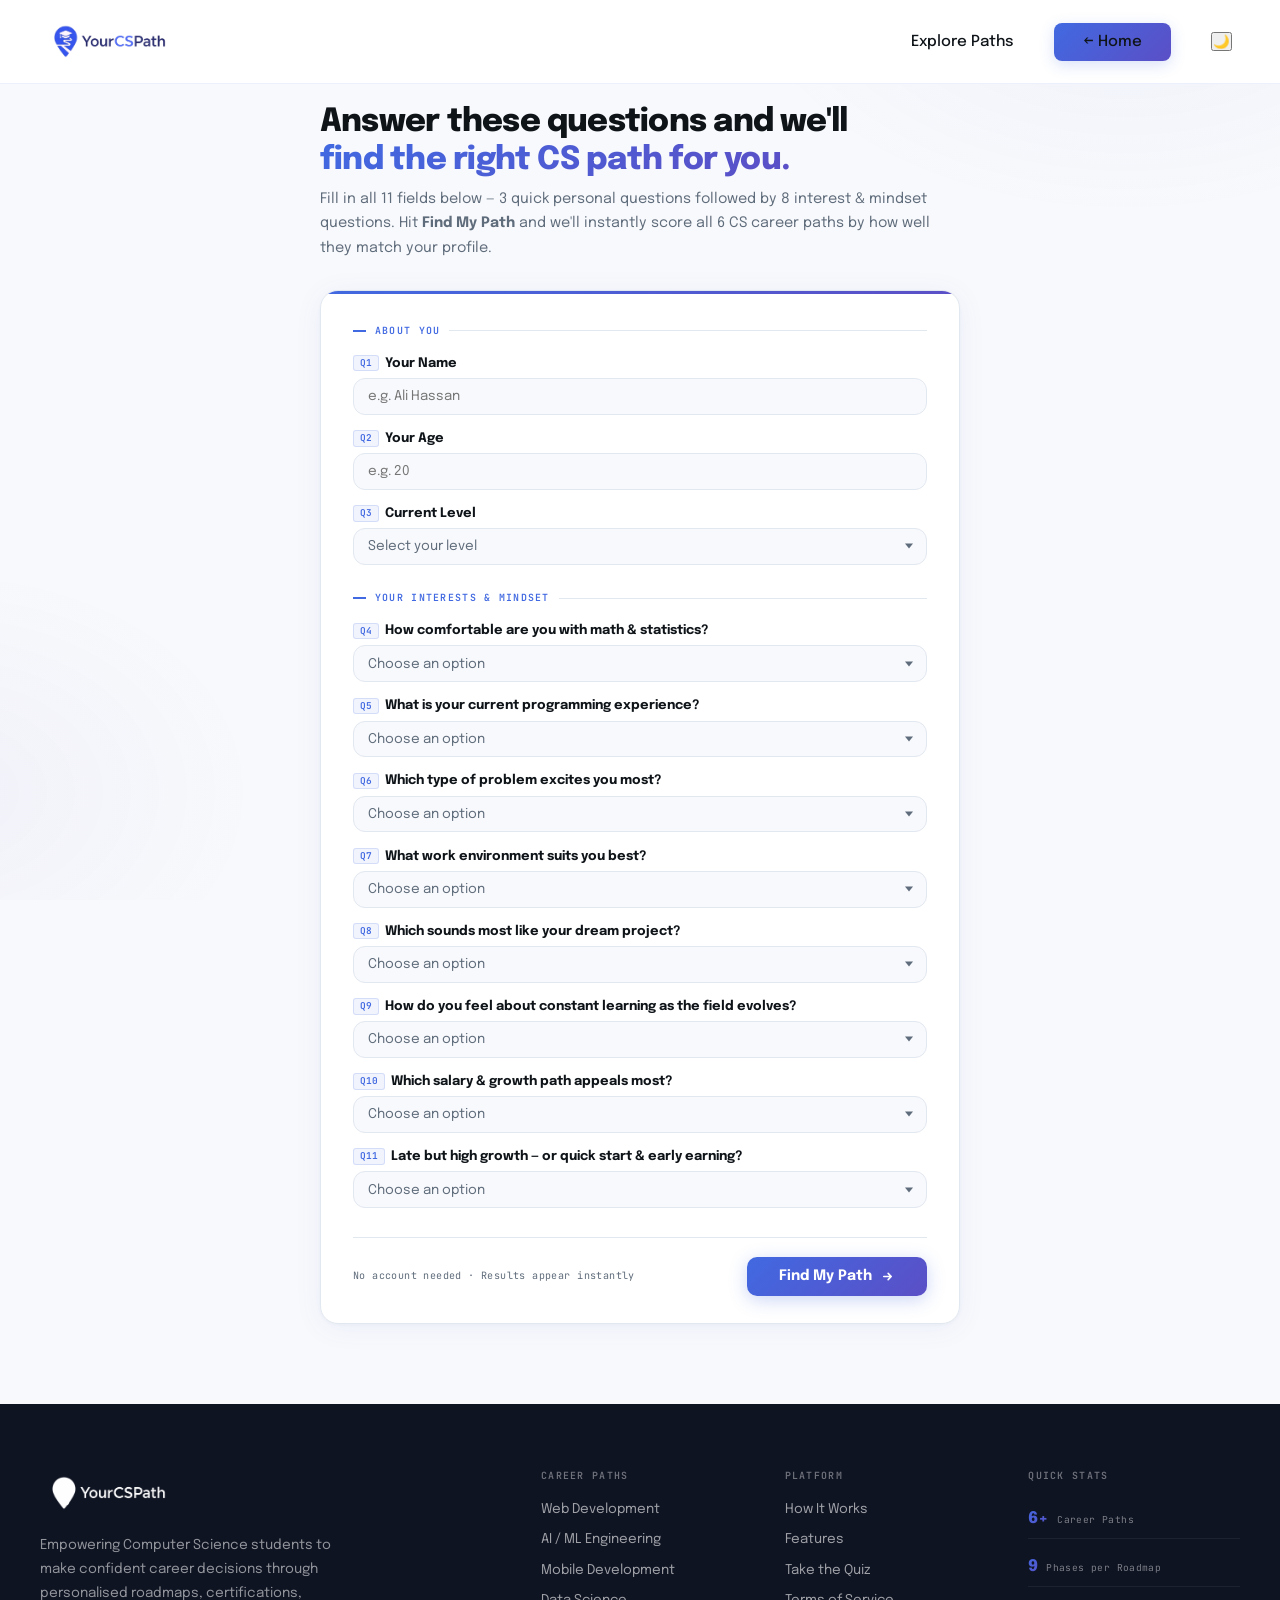
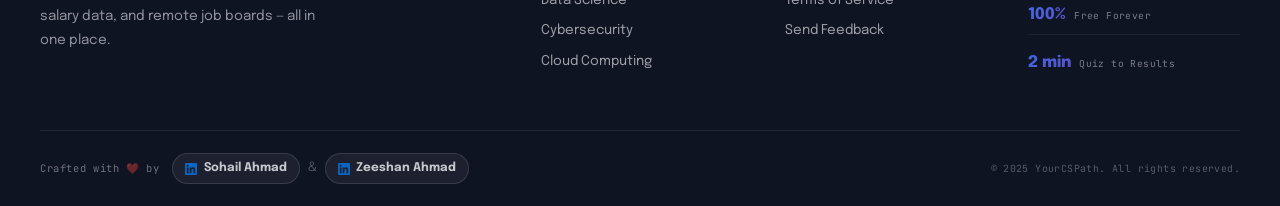
<file: quiz.html>
<!DOCTYPE html>
<html lang="en">
<head>
    <meta charset="UTF-8">
    <meta name="viewport" content="width=device-width, initial-scale=1.0">
    <title>Find Your CS Path — YourCSPath</title>

    <link rel="preconnect" href="https://fonts.googleapis.com">
    <link rel="preconnect" href="https://fonts.gstatic.com" crossorigin>
    <link href="https://fonts.googleapis.com/css2?family=Epilogue:wght@400;500;600;700;800&family=JetBrains+Mono:wght@400;500;600&display=swap" rel="stylesheet">

    <!-- shared project styles (footer, modals, dark-mode vars, etc.) -->
    <link rel="stylesheet" href="../homepage-style.css">
    <link rel="stylesheet" href="../pages.css">

    <style>
        /* ══════════════════════════════════════
           PAGE-LEVEL VARIABLES & OVERRIDES
        ══════════════════════════════════════ */
        :root {
            --blue:   #4169E1;
            --purple: #5b4fc6;
            --grad:   linear-gradient(135deg, #4169E1 0%, #5b4fc6 100%);
            --bg:     #f8f9fc;
            --surf:   #ffffff;
            --border: #e2e8f0;
            --text:   #0f1419;
            --muted:  #5f6c7b;
            --lb:     rgba(65,105,225,.07);
            --radius: 12px;
        }
        body { background: var(--bg); }

        /* ── subtle radial bg glow ── */
        body::before {
            content: '';
            position: fixed; inset: 0; pointer-events: none; z-index: 0;
            background:
                radial-gradient(ellipse 560px 360px at 88% -4%,  rgba(65,105,225,.055) 0%, transparent 70%),
                radial-gradient(ellipse 440px 320px at -4% 88%,  rgba(91,79,198,.045)  0%, transparent 70%);
        }

        /* ══════════════════════════════════════
           LAYOUT
        ══════════════════════════════════════ */
        .page-wrap {
            position: relative;
            z-index: 1;
            max-width: 680px;          /* narrower — suits vertical form */
            margin: 0 auto;
            padding: 104px 1.25rem 5rem;
        }

        /* ══════════════════════════════════════
           PAGE HEADER  (no eyebrow / badge)
        ══════════════════════════════════════ */
        .page-header { margin-bottom: 1.8rem; }

        .page-title {
            font-family: 'Epilogue', sans-serif;
            font-size: clamp(1.5rem, 3vw, 2rem);
            font-weight: 800;
            letter-spacing: -.024em;
            color: var(--text);
            line-height: 1.18;
            margin-bottom: .45rem;
        }
        .page-title .hl {
            background: var(--grad);
            -webkit-background-clip: text;
            -webkit-text-fill-color: transparent;
            background-clip: text;
        }
        .page-desc {
            font-family: 'Epilogue', sans-serif;
            font-size: .9rem;
            color: var(--muted);
            line-height: 1.72;
        }

        /* ══════════════════════════════════════
           FORM CARD
        ══════════════════════════════════════ */
        .form-card {
            background: var(--surf);
            border: 1px solid var(--border);
            border-radius: 18px;
            padding: 2rem 2rem 1.7rem;
            box-shadow: 0 4px 28px rgba(65,105,225,.07), 0 1px 4px rgba(0,0,0,.04);
            position: relative;
            overflow: hidden;
        }
        /* gradient top bar */
        .form-card::before {
            content: '';
            position: absolute;
            top: 0; left: 0; right: 0;
            height: 3px;
            background: var(--grad);
            border-radius: 18px 18px 0 0;
        }

        /* ── section label ── */
        .fsec {
            display: flex;
            align-items: center;
            gap: .55rem;
            font-family: 'JetBrains Mono', monospace;
            font-size: .62rem;
            font-weight: 600;
            letter-spacing: .13em;
            text-transform: uppercase;
            color: var(--blue);
            margin: 1.6rem 0 1rem;
        }
        .fsec:first-of-type { margin-top: 0; }
        .fsec::before { content: ''; width: 13px; height: 2px; background: var(--blue); flex-shrink: 0; }
        .fsec::after  { content: ''; flex: 1; height: 1px; background: var(--border); }

        /* ── VERTICAL stacked fields ── */
        .field {
            display: flex;
            flex-direction: column;
            gap: .38rem;
            margin-bottom: .95rem;
        }
        .field:last-of-type { margin-bottom: 0; }

        .field-label {
            font-family: 'Epilogue', sans-serif;
            font-size: .82rem;
            font-weight: 700;
            color: var(--text);
            display: flex;
            align-items: center;
            gap: .38rem;
            flex-wrap: wrap;
            line-height: 1.3;
        }
        /* question number chip */
        .qn {
            font-family: 'JetBrains Mono', monospace;
            font-size: .59rem;
            font-weight: 600;
            color: var(--blue);
            background: var(--lb);
            border: 1px solid rgba(65,105,225,.17);
            padding: .07rem .38rem;
            border-radius: 3px;
            flex-shrink: 0;
        }

        /* ── custom select wrapper ── */
        .sw { position: relative; }
        .sw::after {
            content: '';
            position: absolute;
            right: .85rem; top: 50%;
            transform: translateY(-50%);
            width: 0; height: 0;
            border-left: 4px solid transparent;
            border-right: 4px solid transparent;
            border-top: 5px solid var(--muted);
            pointer-events: none;
            transition: transform .2s, border-top-color .2s;
        }
        .sw:focus-within::after {
            transform: translateY(-50%) rotate(180deg);
            border-top-color: var(--blue);
        }

        select,
        input[type="text"],
        input[type="number"] {
            width: 100%;
            padding: .65rem .9rem;
            background: var(--bg);
            border: 1.5px solid var(--border);
            border-radius: var(--radius);
            font-family: 'Epilogue', sans-serif;
            font-size: .84rem;
            color: var(--text);
            outline: none;
            appearance: none;
            -webkit-appearance: none;
            cursor: pointer;
            transition: border-color .2s, box-shadow .2s, background .2s;
        }
        select.ph { color: var(--muted); }

        select:hover,
        input:hover { border-color: rgba(65,105,225,.38); }

        select:focus,
        input:focus {
            border-color: var(--blue);
            background: var(--surf);
            box-shadow: 0 0 0 3px rgba(65,105,225,.1);
        }

        /* ── validation error ── */
        .field.err select,
        .field.err input {
            border-color: #ef4444;
            box-shadow: 0 0 0 3px rgba(239,68,68,.09);
        }
        .ferr {
            font-family: 'Epilogue', sans-serif;
            font-size: .73rem;
            color: #dc2626;
            display: none;
        }
        .field.err .ferr { display: block; }

        /* ── submit row ── */
        .submit-row {
            margin-top: 1.8rem;
            padding-top: 1.2rem;
            border-top: 1px solid var(--border);
            display: flex;
            align-items: center;
            justify-content: space-between;
            flex-wrap: wrap;
            gap: .8rem;
        }
        .submit-note {
            font-family: 'JetBrains Mono', monospace;
            font-size: .63rem;
            color: var(--muted);
            letter-spacing: .04em;
        }
        .btn-submit {
            display: inline-flex;
            align-items: center;
            gap: .48rem;
            background: var(--grad);
            color: #fff;
            font-family: 'Epilogue', sans-serif;
            font-size: .9rem;
            font-weight: 700;
            padding: .75rem 2rem;
            border: none;
            border-radius: 10px;
            cursor: pointer;
            box-shadow: 0 4px 18px rgba(65,105,225,.27);
            transition: transform .2s, box-shadow .2s;
        }
        .btn-submit:hover  { transform: translateY(-2px); box-shadow: 0 8px 26px rgba(65,105,225,.37); }
        .btn-submit:active { transform: translateY(0); }
        .btn-submit svg    { width: 15px; height: 15px; }

        /* ══════════════════════════════════════
           RESULTS SECTION
        ══════════════════════════════════════ */
        #resultsSection { display: none; }

        @keyframes fadeUp {
            from { opacity: 0; transform: translateY(16px); }
            to   { opacity: 1; transform: translateY(0); }
        }
        .au  { animation: fadeUp .45s cubic-bezier(.22,1,.36,1) both; }
        .au2 { animation: fadeUp .45s cubic-bezier(.22,1,.36,1) .1s  both; }
        .au3 { animation: fadeUp .45s cubic-bezier(.22,1,.36,1) .18s both; }

        /* greeting */
        .res-done {
            display: inline-flex;
            align-items: center;
            gap: .4rem;
            font-family: 'JetBrains Mono', monospace;
            font-size: .62rem;
            font-weight: 600;
            letter-spacing: .1em;
            text-transform: uppercase;
            color: #16a34a;
            background: rgba(22,163,74,.07);
            border: 1px solid rgba(22,163,74,.22);
            padding: .27rem .8rem;
            border-radius: 4px;
            margin-bottom: .8rem;
        }
        .res-title {
            font-family: 'Epilogue', sans-serif;
            font-size: clamp(1.3rem, 2.5vw, 1.75rem);
            font-weight: 800;
            letter-spacing: -.022em;
            color: var(--text);
            margin-bottom: .35rem;
            line-height: 1.2;
        }
        .res-title .nhl {
            background: var(--grad);
            -webkit-background-clip: text;
            -webkit-text-fill-color: transparent;
            background-clip: text;
        }

        /* user summary pills */
        .upills { display: flex; flex-wrap: wrap; gap: .38rem; margin: .65rem 0 .5rem; }
        .upill {
            font-family: 'JetBrains Mono', monospace;
            font-size: .62rem;
            font-weight: 500;
            padding: .22rem .65rem;
            border-radius: 4px;
            background: var(--lb);
            border: 1px solid rgba(65,105,225,.15);
            color: var(--blue);
        }
        .res-sub {
            font-family: 'Epilogue', sans-serif;
            font-size: .88rem;
            color: var(--muted);
            line-height: 1.65;
            margin-bottom: 1.9rem;
        }

        /* section heading */
        .sec-lbl {
            display: flex;
            align-items: center;
            gap: .5rem;
            font-family: 'JetBrains Mono', monospace;
            font-size: .62rem;
            font-weight: 600;
            letter-spacing: .12em;
            text-transform: uppercase;
            color: var(--blue);
            margin-bottom: 1rem;
        }
        .sec-lbl::before { content: ''; width: 13px; height: 2px; background: var(--blue); }

        /* ══════════════════════════════════════
           TOP 3 PATH CARDS  — one per row,
           matching landing page path-card style
        ══════════════════════════════════════ */
        .top3 {
            display: flex;
            flex-direction: column;
            gap: 1rem;
            margin-bottom: 2rem;
        }

        .prc {
            background: var(--surf);
            border: 1px solid var(--border);
            border-radius: 16px;
            overflow: hidden;
            text-decoration: none;
            color: inherit;
            cursor: pointer;
            display: flex;
            flex-direction: column;
            position: relative;
            transition: transform .28s, box-shadow .28s, border-color .28s;
        }
        .prc:hover {
            transform: translateY(-3px);
            box-shadow: 0 12px 36px rgba(65,105,225,.13);
            border-color: rgba(65,105,225,.3);
        }
        /* top accent bar (colour set per-card in JS) */
        .prc-bar {
            height: 4px;
            width: 100%;
            flex-shrink: 0;
        }

        .prc-inner {
            display: flex;
            align-items: flex-start;
            gap: 1.1rem;
            padding: 1.2rem 1.3rem 1rem;
        }

        /* left: rank + icon */
        .prc-left {
            display: flex;
            flex-direction: column;
            align-items: center;
            gap: .45rem;
            flex-shrink: 0;
        }
        .prc-rank {
            font-family: 'JetBrains Mono', monospace;
            font-size: .58rem;
            font-weight: 700;
            letter-spacing: .07em;
            padding: .18rem .52rem;
            border-radius: 3px;
            white-space: nowrap;
        }
        .rr1 { background: rgba(65,105,225,.1);   color: var(--blue);   border: 1px solid rgba(65,105,225,.22); }
        .rr2 { background: rgba(91,79,198,.08);   color: var(--purple); border: 1px solid rgba(91,79,198,.2); }
        .rr3 { background: rgba(100,116,139,.08); color: #64748b;       border: 1px solid rgba(100,116,139,.2); }

        .prc-icon { font-size: 1.75rem; line-height: 1; }

        /* right: text content */
        .prc-content { flex: 1; min-width: 0; }
        .prc-name {
            font-family: 'Epilogue', sans-serif;
            font-size: .96rem;
            font-weight: 800;
            color: var(--text);
            margin-bottom: .12rem;
        }
        .prc-tag {
            font-family: 'JetBrains Mono', monospace;
            font-size: .58rem;
            color: var(--muted);
            margin-bottom: .5rem;
            letter-spacing: .02em;
        }
        .prc-why {
            font-family: 'Epilogue', sans-serif;
            font-size: .8rem;
            color: var(--muted);
            line-height: 1.65;
        }

        /* score bar (right side of card inner) */
        .prc-score {
            flex-shrink: 0;
            display: flex;
            flex-direction: column;
            align-items: flex-end;
            gap: .38rem;
            padding-top: .1rem;
        }
        .score-display {
            display: flex;
            align-items: baseline;
            gap: .15rem;
        }
        .score-num {
            font-family: 'Epilogue', sans-serif;
            font-size: 1.45rem;
            font-weight: 800;
            background: var(--grad);
            -webkit-background-clip: text;
            -webkit-text-fill-color: transparent;
            background-clip: text;
            line-height: 1;
        }
        .score-den {
            font-family: 'JetBrains Mono', monospace;
            font-size: .65rem;
            color: var(--muted);
        }
        .sbar-track {
            width: 72px;
            height: 5px;
            background: var(--border);
            border-radius: 3px;
            overflow: hidden;
        }
        .sbar-fill {
            height: 100%;
            border-radius: 3px;
            width: 0;
            transition: width 1.1s cubic-bezier(.22,1,.36,1);
        }

        /* card footer CTA */
        .prc-footer {
            display: flex;
            align-items: center;
            justify-content: space-between;
            padding: .62rem 1.3rem;
            border-top: 1px solid var(--border);
            background: var(--lb);
            font-family: 'Epilogue', sans-serif;
            font-size: .76rem;
            font-weight: 700;
            color: var(--blue);
        }
        .prc-footer svg {
            width: 12px; height: 12px;
            transition: transform .2s;
        }
        .prc:hover .prc-footer svg { transform: translateX(3px); }

        /* ── retake ── */
        .retake-row { display: flex; justify-content: center; margin-top: 1.6rem; }
        .btn-retake {
            display: inline-flex;
            align-items: center;
            gap: .4rem;
            font-family: 'Epilogue', sans-serif;
            font-size: .83rem;
            font-weight: 600;
            color: var(--muted);
            background: none;
            border: 1.5px solid var(--border);
            border-radius: 8px;
            padding: .52rem 1.25rem;
            cursor: pointer;
            transition: all .2s;
        }
        .btn-retake:hover { border-color: rgba(65,105,225,.3); color: var(--blue); }

        /* ══════════════════════════════════════
           DARK MODE OVERRIDES
        ══════════════════════════════════════ */
        body.dark-mode select,
        body.dark-mode input[type="text"],
        body.dark-mode input[type="number"] {
            background: #0f1419;
            border-color: #2a3148;
            color: #e8eaed;
        }
        body.dark-mode select.ph { color: #8899bb; }
        body.dark-mode select:focus,
        body.dark-mode input:focus { background: #1a1f2e; }
        body.dark-mode .prc-footer { background: rgba(65,105,225,.08); }

        /* ══════════════════════════════════════
           RESPONSIVE
        ══════════════════════════════════════ */
        @media (max-width: 520px) {
            .form-card   { padding: 1.4rem 1.1rem; }
            .prc-inner   { flex-wrap: wrap; }
            .prc-score   { flex-direction: row; align-items: center; gap: .7rem; }
            .submit-row  { flex-direction: column; align-items: stretch; }
            .btn-submit  { justify-content: center; }
        }
    </style>
</head>
<body>

<!-- ══ NAV (uses homepage-style.css header/nav) ══ -->
<header>
    <nav>
        <div class="logo-container">
            <img src="../logo3.png" alt="YourCSPath Logo">
        </div>
        <ul class="nav-links">
            <li><a href="../../index.html">Explore Paths</a></li>
            <li><a href="../../index.html" class="cta-button">← Home</a></li>
            <li>
                <button class="theme-toggle" id="themeToggle" aria-label="Toggle dark mode">
                    <span class="theme-icon">🌙</span>
                </button>
            </li>
        </ul>
    </nav>
</header>

<!-- ══ MAIN ══ -->
<main class="page-wrap">

    <!-- ── page header (no eyebrow badge) ── -->
    <div class="page-header">
        <h1 class="page-title">
            Answer these questions and we'll<br>
            <span class="hl">find the right CS path for you.</span>
        </h1>
        <p class="page-desc">
            Fill in all 11 fields below — 3 quick personal questions followed by 8 interest &amp; mindset questions.
            Hit <strong>Find My Path</strong> and we'll instantly score all 6 CS career paths by how well they match your profile.
        </p>
    </div>

    <!-- ══ FORM ══ -->
    <div id="formSection">
        <div class="form-card">
            <form id="pathForm" novalidate>

                <!-- ── ABOUT YOU ── -->
                <div class="fsec">About You</div>

                <div class="field" id="fw-name">
                    <label class="field-label">
                        <span class="qn">Q1</span> Your Name
                    </label>
                    <input type="text" id="i-name" placeholder="e.g. Ali Hassan" autocomplete="off">
                    <span class="ferr">Please enter your name.</span>
                </div>

                <div class="field" id="fw-age">
                    <label class="field-label">
                        <span class="qn">Q2</span> Your Age
                    </label>
                    <input type="number" id="i-age" placeholder="e.g. 20" min="13" max="65">
                    <span class="ferr">Please enter a valid age (13–65).</span>
                </div>

                <div class="field" id="fw-level">
                    <label class="field-label">
                        <span class="qn">Q3</span> Current Level
                    </label>
                    <div class="sw">
                        <select id="i-level" class="ph">
                            <option value="" disabled selected>Select your level</option>
                            <option value="highschool">High School Student</option>
                            <option value="undergrad">Undergraduate Student</option>
                            <option value="grad">Graduate / Postgrad Student</option>
                            <option value="selflearner">Self-taught Learner</option>
                            <option value="professional">Working Professional</option>
                            <option value="bootcamp">Bootcamp Attendee</option>
                        </select>
                    </div>
                    <span class="ferr">Please select your level.</span>
                </div>

                <!-- ── INTERESTS & MINDSET ── -->
                <div class="fsec">Your Interests &amp; Mindset</div>

                <div class="field" id="fw-q4">
                    <label class="field-label">
                        <span class="qn">Q4</span> How comfortable are you with math &amp; statistics?
                    </label>
                    <div class="sw">
                        <select id="i-q4" class="ph">
                            <option value="" disabled selected>Choose an option</option>
                            <option value="love">I love math — equations feel natural to me</option>
                            <option value="okay">I'm okay — I can handle it when needed</option>
                            <option value="struggle">I struggle, but I'm willing to learn</option>
                            <option value="avoid">I'd rather avoid heavy math</option>
                        </select>
                    </div>
                    <span class="ferr">Please select an option.</span>
                </div>

                <div class="field" id="fw-q5">
                    <label class="field-label">
                        <span class="qn">Q5</span> What is your current programming experience?
                    </label>
                    <div class="sw">
                        <select id="i-q5" class="ph">
                            <option value="" disabled selected>Choose an option</option>
                            <option value="strong">Strong — I've built real projects</option>
                            <option value="some">Some — I know basics of at least one language</option>
                            <option value="little">A little — I've done a few tutorials</option>
                            <option value="none">None yet — completely new to coding</option>
                        </select>
                    </div>
                    <span class="ferr">Please select an option.</span>
                </div>

                <div class="field" id="fw-q6">
                    <label class="field-label">
                        <span class="qn">Q6</span> Which type of problem excites you most?
                    </label>
                    <div class="sw">
                        <select id="i-q6" class="ph">
                            <option value="" disabled selected>Choose an option</option>
                            <option value="security">Catching hackers &amp; protecting systems</option>
                            <option value="intelligence">Teaching machines to think and learn</option>
                            <option value="data">Finding hidden stories inside huge datasets</option>
                            <option value="building">Building apps &amp; websites people use daily</option>
                        </select>
                    </div>
                    <span class="ferr">Please select an option.</span>
                </div>

                <div class="field" id="fw-q7">
                    <label class="field-label">
                        <span class="qn">Q7</span> What work environment suits you best?
                    </label>
                    <div class="sw">
                        <select id="i-q7" class="ph">
                            <option value="" disabled selected>Choose an option</option>
                            <option value="solo">Deep solo focus — I prefer working independently</option>
                            <option value="collab">Collaborative — I thrive in a team</option>
                            <option value="mixed">Mixed — I like both depending on the task</option>
                            <option value="client">Client-facing — I enjoy presenting &amp; explaining</option>
                        </select>
                    </div>
                    <span class="ferr">Please select an option.</span>
                </div>

                <div class="field" id="fw-q8">
                    <label class="field-label">
                        <span class="qn">Q8</span> Which sounds most like your dream project?
                    </label>
                    <div class="sw">
                        <select id="i-q8" class="ph">
                            <option value="" disabled selected>Choose an option</option>
                            <option value="pentest">Running a penetration test &amp; writing a security report</option>
                            <option value="aimodel">Training an AI model that generates creative content</option>
                            <option value="dashboard">Building a live business analytics dashboard</option>
                            <option value="webapp">Launching a full-stack web app used by thousands</option>
                        </select>
                    </div>
                    <span class="ferr">Please select an option.</span>
                </div>

                <div class="field" id="fw-q9">
                    <label class="field-label">
                        <span class="qn">Q9</span> How do you feel about constant learning as the field evolves?
                    </label>
                    <div class="sw">
                        <select id="i-q9" class="ph">
                            <option value="" disabled selected>Choose an option</option>
                            <option value="love">I love it — staying cutting-edge energises me</option>
                            <option value="okay">I'm fine with it — it's part of the job</option>
                            <option value="selective">Selectively — I'll learn what I need, when I need it</option>
                            <option value="prefer-stable">I'd prefer a field with stable, long-lasting skills</option>
                        </select>
                    </div>
                    <span class="ferr">Please select an option.</span>
                </div>

                <div class="field" id="fw-q10">
                    <label class="field-label">
                        <span class="qn">Q10</span> Which salary &amp; growth path appeals most?
                    </label>
                    <div class="sw">
                        <select id="i-q10" class="ph">
                            <option value="" disabled selected>Choose an option</option>
                            <option value="highceiling">High ceiling — I want the biggest possible upside ($200K+)</option>
                            <option value="faststart">Fast start — decent pay early with stable progression</option>
                            <option value="broad">Broad demand — I want to be hireable everywhere</option>
                            <option value="freelance">Freelance potential — I want to work on my own terms</option>
                        </select>
                    </div>
                    <span class="ferr">Please select an option.</span>
                </div>

                <div class="field" id="fw-q11">
                    <label class="field-label">
                        <span class="qn">Q11</span> Late but high growth — or quick start &amp; early earning?
                    </label>
                    <div class="sw">
                        <select id="i-q11" class="ph">
                            <option value="" disabled selected>Choose an option</option>
                            <option value="late-high">Late but high growth — invest time for a massive payoff</option>
                            <option value="quick-earn">Quick start &amp; early earning — I want income soon</option>
                            <option value="balanced">Balanced — moderate ramp-up with solid mid-term returns</option>
                            <option value="flexible">Flexible — I'd adapt depending on the opportunity</option>
                        </select>
                    </div>
                    <span class="ferr">Please select an option.</span>
                </div>

                <!-- ── SUBMIT ── -->
                <div class="submit-row">
                    <span class="submit-note">No account needed · Results appear instantly</span>
                    <button type="submit" class="btn-submit">
                        Find My Path
                        <svg fill="none" stroke="currentColor" stroke-width="2.5" viewBox="0 0 24 24">
                            <path stroke-linecap="round" stroke-linejoin="round" d="M13 7l5 5-5 5M6 12h12"/>
                        </svg>
                    </button>
                </div>

            </form>
        </div>
    </div><!-- /formSection -->

    <!-- ══ RESULTS ══ -->
    <div id="resultsSection">

        <div class="au">
            <div class="res-done">✓ Analysis Complete</div>
            <h2 class="res-title">
                Here's your match,&nbsp;<span class="nhl" id="rName">—</span>
            </h2>
            <div class="upills" id="rPills"></div>
            <p class="res-sub" id="rSub"></p>
        </div>

        <div class="au2">
            <div class="sec-lbl">Your Top 3 Career Paths</div>
            <div class="top3" id="top3"></div>
        </div>

        <div class="au3">
            <div class="retake-row">
                <button class="btn-retake" id="btnRetake">↺ Retake the Quiz</button>
            </div>
        </div>

    </div><!-- /resultsSection -->

</main>

<!-- ══ SHARED: footer + dark-mode toggle (from pages.js / pages.css) ══ -->
<script src="../pages.js"></script>
<script>injectFooter('../');</script>

<!-- ══ QUIZ LOGIC ══ -->
<script src="form-logic.js"></script>
</body>
</html>
</file>
<file: homepage-style.css>
* {
            margin: 0;
            padding: 0;
            box-sizing: border-box;
        }

        :root {
            --primary-blue: #4169E1;
            --dark-navy: #1a1f36;
            --deep-purple: #5b4fc6;
            --bright-cyan: #00d4ff;
            --soft-gray: #f8f9fc;
            --text-dark: #0f1419;
            --text-muted: #5f6c7b;
            --accent-gradient: linear-gradient(135deg, #4169E1 0%, #5b4fc6 100%);
        }

        body {
            font-family: 'Epilogue', sans-serif;
            color: var(--text-dark);
            line-height: 1.6;
            overflow-x: hidden;
            background: #ffffff;
        }

        /* Header */
        header {
            position: fixed;
            top: 0;
            left: 0;
            right: 0;
            background: rgba(255, 255, 255, 0.95);
            backdrop-filter: blur(10px);
            border-bottom: 1px solid rgba(65, 105, 225, 0.1);
            z-index: 1000;
            animation: slideDown 0.6s ease-out;
        }

        @keyframes slideDown {
            from {
                transform: translateY(-100%);
                opacity: 0;
            }
            to {
                transform: translateY(0);
                opacity: 1;
            }
        }

        nav {
            max-width: 1400px;
            margin: 0 auto;
            padding: 1.2rem 3rem;
            display: flex;
            justify-content: space-between;
            align-items: center;
        }

        .logo-container {
            display: flex;
            align-items: center;
            gap: 0.5rem;
        }

        .logo-container img {
            height: 45px;
            width: auto;
        }

        .nav-links {
            display: flex;
            gap: 2.5rem;
            list-style: none;
            align-items: center;
        }

        .nav-links a {
            text-decoration: none;
            color: var(--text-dark);
            font-weight: 500;
            font-size: 0.95rem;
            transition: color 0.3s ease;
            position: relative;
        }

        .nav-links a:hover {
            color: var(--primary-blue);
        }

        .nav-links a::after {
            content: '';
            position: absolute;
            bottom: -5px;
            left: 0;
            width: 0;
            height: 2px;
            background: var(--primary-blue);
            transition: width 0.3s ease;
        }

        .nav-links a:hover::after {
            width: 100%;
        }

        .cta-button {
            background: var(--accent-gradient);
            color: white;
            padding: 0.7rem 1.8rem;
            border-radius: 8px;
            text-decoration: none;
            font-weight: 600;
            font-size: 0.95rem;
            transition: transform 0.3s ease, box-shadow 0.3s ease;
            box-shadow: 0 4px 15px rgba(65, 105, 225, 0.2);
        }

        .cta-button:hover {
            transform: translateY(-2px);
            box-shadow: 0 6px 25px rgba(65, 105, 225, 0.3);
        }

        /* Hero Section */
        .hero {
            margin-top: 80px;
            min-height: 90vh;
            display: flex;
            align-items: center;
            position: relative;
            overflow: hidden;
            background: linear-gradient(165deg, #ffffff 0%, #f8f9fc 50%, #eef2ff 100%);
        }

        .hero::before {
            content: '';
            position: absolute;
            top: -50%;
            right: -20%;
            width: 800px;
            height: 800px;
            background: radial-gradient(circle, rgba(65, 105, 225, 0.08) 0%, transparent 70%);
            border-radius: 50%;
            animation: pulse 8s ease-in-out infinite;
        }

        @keyframes pulse {
            0%, 100% { transform: scale(1); opacity: 0.5; }
            50% { transform: scale(1.1); opacity: 0.8; }
        }

        .hero-content {
            max-width: 1400px;
            margin: 0 auto;
            padding: 4rem 3rem;
            display: grid;
            grid-template-columns: 1.1fr 0.9fr;
            gap: 4rem;
            align-items: center;
            position: relative;
            z-index: 1;
        }

        .hero-text {
            animation: fadeInUp 0.8s ease-out;
        }

        @keyframes fadeInUp {
            from {
                opacity: 0;
                transform: translateY(30px);
            }
            to {
                opacity: 1;
                transform: translateY(0);
            }
        }

        .hero-tag {
            display: inline-block;
            background: rgba(65, 105, 225, 0.1);
            color: var(--primary-blue);
            padding: 0.5rem 1.2rem;
            border-radius: 50px;
            font-size: 0.85rem;
            font-weight: 600;
            margin-bottom: 1.5rem;
            border: 1px solid rgba(65, 105, 225, 0.2);
        }

        .hero h1 {
            font-size: 4rem;
            font-weight: 800;
            line-height: 1.1;
            margin-bottom: 1.5rem;
            color: var(--text-dark);
            letter-spacing: -0.02em;
        }

        .hero h1 .highlight {
            background: var(--accent-gradient);
            -webkit-background-clip: text;
            -webkit-text-fill-color: transparent;
            background-clip: text;
        }

        .hero p {
            font-size: 1.25rem;
            color: var(--text-muted);
            margin-bottom: 2.5rem;
            line-height: 1.7;
            max-width: 550px;
        }

        .hero-buttons {
            display: flex;
            gap: 1.2rem;
            margin-bottom: 3rem;
        }

        .btn-primary {
            background: var(--accent-gradient);
            color: white;
            padding: 1rem 2.5rem;
            border-radius: 10px;
            text-decoration: none;
            font-weight: 600;
            font-size: 1.05rem;
            transition: transform 0.3s ease, box-shadow 0.3s ease;
            box-shadow: 0 8px 25px rgba(65, 105, 225, 0.25);
            display: inline-block;
        }

        .btn-primary:hover {
            transform: translateY(-3px);
            box-shadow: 0 12px 35px rgba(65, 105, 225, 0.35);
        }

        .btn-secondary {
            background: white;
            color: var(--primary-blue);
            padding: 1rem 2.5rem;
            border-radius: 10px;
            text-decoration: none;
            font-weight: 600;
            font-size: 1.05rem;
            border: 2px solid var(--primary-blue);
            transition: all 0.3s ease;
            display: inline-block;
        }

        .btn-secondary:hover {
            background: var(--primary-blue);
            color: white;
            transform: translateY(-3px);
        }

        .hero-stats {
            display: grid;
            grid-template-columns: repeat(3, 1fr);
            gap: 2rem;
            padding-top: 2rem;
            border-top: 1px solid rgba(65, 105, 225, 0.15);
        }

        .stat {
            text-align: left;
        }

        .stat-number {
            font-size: 2rem;
            font-weight: 800;
            color: var(--primary-blue);
            display: block;
            margin-bottom: 0.3rem;
        }

        .stat-label {
            font-size: 0.9rem;
            color: var(--text-muted);
            font-weight: 500;
        }

        .hero-visual {
            position: relative;
            animation: fadeInRight 1s ease-out 0.3s both;
        }

        @keyframes fadeInRight {
            from {
                opacity: 0;
                transform: translateX(50px);
            }
            to {
                opacity: 1;
                transform: translateX(0);
            }
        }

        .visual-card {
            background: white;
            border-radius: 20px;
            padding: 2.5rem;
            box-shadow: 0 20px 60px rgba(65, 105, 225, 0.15);
            border: 1px solid rgba(65, 105, 225, 0.1);
        }

        .path-grid {
            display: grid;
            grid-template-columns: repeat(2, 1fr);
            gap: 1.2rem;
            margin-top: 1.5rem;
        }

        .path-item {
            background: linear-gradient(135deg, rgba(65, 105, 225, 0.05) 0%, rgba(91, 79, 198, 0.05) 100%);
            padding: 1.5rem;
            border-radius: 12px;
            border: 1px solid rgba(65, 105, 225, 0.1);
            transition: all 0.3s ease;
            cursor: pointer;
        }

        .path-item:hover {
            transform: translateY(-5px);
            box-shadow: 0 10px 30px rgba(65, 105, 225, 0.15);
            border-color: var(--primary-blue);
        }

        .path-icon {
            font-size: 2rem;
            margin-bottom: 0.8rem;
        }

        .path-title {
            font-weight: 700;
            color: var(--text-dark);
            font-size: 1rem;
            margin-bottom: 0.3rem;
        }

        .path-desc {
            font-size: 0.85rem;
            color: var(--text-muted);
        }

        /* How It Works Section */
        .how-it-works {
            padding: 6rem 3rem;
            background: white;
        }

        .section-header {
            text-align: center;
            max-width: 700px;
            margin: 0 auto 4rem;
        }

        .section-tag {
            display: inline-block;
            background: rgba(65, 105, 225, 0.1);
            color: var(--primary-blue);
            padding: 0.4rem 1rem;
            border-radius: 50px;
            font-size: 0.85rem;
            font-weight: 600;
            margin-bottom: 1rem;
        }

        .section-header h2 {
            font-size: 2.8rem;
            font-weight: 800;
            margin-bottom: 1rem;
            color: var(--text-dark);
        }

        .section-header p {
            font-size: 1.15rem;
            color: var(--text-muted);
            line-height: 1.7;
        }

        .steps-container {
            max-width: 1400px;
            margin: 0 auto;
            display: grid;
            grid-template-columns: repeat(4, 1fr);
            gap: 2rem;
        }

        .step {
            position: relative;
            padding: 2rem;
            background: linear-gradient(135deg, rgba(65, 105, 225, 0.03) 0%, rgba(91, 79, 198, 0.03) 100%);
            border-radius: 16px;
            border: 1px solid rgba(65, 105, 225, 0.1);
            transition: all 0.4s ease;
        }

        .step:hover {
            transform: translateY(-8px);
            box-shadow: 0 15px 40px rgba(65, 105, 225, 0.15);
            border-color: var(--primary-blue);
        }

        .step-number {
            position: absolute;
            top: -15px;
            left: 2rem;
            width: 40px;
            height: 40px;
            background: var(--accent-gradient);
            border-radius: 50%;
            display: flex;
            align-items: center;
            justify-content: center;
            color: white;
            font-weight: 800;
            font-size: 1.1rem;
            box-shadow: 0 4px 15px rgba(65, 105, 225, 0.3);
        }

        .step-icon {
            font-size: 2.5rem;
            margin-bottom: 1.5rem;
            display: block;
        }

        .step h3 {
            font-size: 1.3rem;
            font-weight: 700;
            margin-bottom: 0.8rem;
            color: var(--text-dark);
        }

        .step p {
            font-size: 0.95rem;
            color: var(--text-muted);
            line-height: 1.7;
        }

        /* Career Paths Section */
        .career-paths {
            padding: 6rem 3rem;
            background: linear-gradient(165deg, #f8f9fc 0%, #ffffff 100%);
        }

        .paths-grid {
            max-width: 1400px;
            margin: 0 auto;
            display: grid;
            grid-template-columns: repeat(3, 1fr);
            gap: 2rem;
        }

        .path-card {
            background: white;
            border-radius: 16px;
            padding: 2.5rem;
            border: 1px solid rgba(65, 105, 225, 0.1);
            transition: all 0.4s ease;
            position: relative;
            overflow: hidden;
        }

        .path-card::before {
            content: '';
            position: absolute;
            top: 0;
            left: 0;
            right: 0;
            height: 4px;
            background: var(--accent-gradient);
            transform: scaleX(0);
            transition: transform 0.4s ease;
        }

        .path-card:hover::before {
            transform: scaleX(1);
        }

        .path-card:hover {
            transform: translateY(-8px);
            box-shadow: 0 20px 50px rgba(65, 105, 225, 0.15);
            border-color: var(--primary-blue);
        }

        .path-card-icon {
            font-size: 3rem;
            margin-bottom: 1.5rem;
            display: block;
        }

        .path-card h3 {
            font-size: 1.5rem;
            font-weight: 700;
            margin-bottom: 1rem;
            color: var(--text-dark);
        }

        .path-card p {
            font-size: 1rem;
            color: var(--text-muted);
            line-height: 1.7;
            margin-bottom: 1.5rem;
        }

        .skills-list {
            display: flex;
            flex-wrap: wrap;
            gap: 0.6rem;
        }

        .skill-tag {
            background: rgba(65, 105, 225, 0.08);
            color: var(--primary-blue);
            padding: 0.4rem 0.9rem;
            border-radius: 6px;
            font-size: 0.8rem;
            font-weight: 600;
            font-family: 'JetBrains Mono', monospace;
        }

        /* Features Section */
        .features {
            padding: 6rem 3rem;
            background: white;
        }

        .features-grid {
            max-width: 1400px;
            margin: 0 auto;
            display: grid;
            grid-template-columns: repeat(2, 1fr);
            gap: 3rem;
        }

        .feature {
            display: flex;
            gap: 2rem;
            align-items: flex-start;
        }

        .feature-icon {
            flex-shrink: 0;
            width: 60px;
            height: 60px;
            background: var(--accent-gradient);
            border-radius: 12px;
            display: flex;
            align-items: center;
            justify-content: center;
            font-size: 1.8rem;
            color: white;
            box-shadow: 0 8px 20px rgba(65, 105, 225, 0.2);
        }

        .feature-content h3 {
            font-size: 1.4rem;
            font-weight: 700;
            margin-bottom: 0.8rem;
            color: var(--text-dark);
        }

        .feature-content p {
            font-size: 1rem;
            color: var(--text-muted);
            line-height: 1.7;
        }

        /* CTA Section */
        .cta-section {
            padding: 5rem 3rem;
            background: linear-gradient(135deg, #4169E1 0%, #5b4fc6 100%);
            position: relative;
            overflow: hidden;
        }

        .cta-section::before {
            content: '';
            position: absolute;
            top: -50%;
            left: -10%;
            width: 600px;
            height: 600px;
            background: radial-gradient(circle, rgba(255, 255, 255, 0.1) 0%, transparent 70%);
            border-radius: 50%;
        }

        .cta-content {
            max-width: 900px;
            margin: 0 auto;
            text-align: center;
            position: relative;
            z-index: 1;
        }

        .cta-content h2 {
            font-size: 3rem;
            font-weight: 800;
            color: white;
            margin-bottom: 1.5rem;
            line-height: 1.2;
        }

        .cta-content p {
            font-size: 1.25rem;
            color: rgba(255, 255, 255, 0.9);
            margin-bottom: 2.5rem;
            line-height: 1.7;
        }

        .btn-white {
            background: white;
            color: var(--primary-blue);
            padding: 1.2rem 3rem;
            border-radius: 10px;
            text-decoration: none;
            font-weight: 700;
            font-size: 1.1rem;
            transition: all 0.3s ease;
            display: inline-block;
            box-shadow: 0 10px 30px rgba(0, 0, 0, 0.2);
        }

        .btn-white:hover {
            transform: translateY(-3px);
            box-shadow: 0 15px 40px rgba(0, 0, 0, 0.3);
        }

      /* ── FOOTER ── */
/* .cy-footer {
    background: #1a1f36;
    color: white;
    padding: 2.5rem 3rem 1.5rem;
}
.cy-footer-content {
    max-width: 1200px;
    margin: 0 auto;
    display: flex;
    align-items: center;
    justify-content: space-between;
    gap: 2rem;
    padding-bottom: 1.8rem;
    border-bottom: 1px solid rgba(255,255,255,.1);
    flex-wrap: wrap;
}
.cy-footer-brand img {
    height: 36px;
    margin-bottom: .7rem;
    filter: brightness(0) invert(1);
    display: block;
}
.cy-footer-brand p {
    color: rgba(255,255,255,.6);
    font-family: 'Epilogue', sans-serif;
    font-size: .82rem;
    line-height: 1.6;
    max-width: 320px;
}
.cy-footer-links-row {
    display: flex;
    gap: 2rem;
    flex-wrap: wrap;
    align-items: center;
}
.cy-footer-links-row a {
    color: rgba(255,255,255,.65);
    text-decoration: none;
    font-family: 'Epilogue', sans-serif;
    font-size: .88rem;
    font-weight: 500;
    transition: color .25s;
    cursor: pointer;
}
.cy-footer-links-row a:hover { color: #fff; }
.cy-footer-bottom {
    max-width: 1200px;
    margin: 1.2rem auto 0;
    display: flex;
    justify-content: space-between;
    align-items: center;
    flex-wrap: wrap;
    gap: 1rem;
}
.cy-footer-bottom p {
    color: rgba(255,255,255,.5);
    font-family: 'Epilogue', sans-serif;
    font-size: .82rem;
}
.cy-footer-bottom p strong { color: rgba(255,255,255,.8); }
.cy-linkedin {
    color: rgba(255,255,255,.65);
    text-decoration: none;
    font-family: 'Epilogue', sans-serif;
    font-size: .85rem;
    font-weight: 600;
    border: 1px solid rgba(255,255,255,.2);
    padding: .35rem .9rem;
    border-radius: 6px;
    transition: all .25s;
}
.cy-linkedin:hover {
    background: rgba(255,255,255,.08);
    color: #fff;
    border-color: rgba(255,255,255,.4);
} */

/* ── MODALS ── */
.modal-overlay {
    position: fixed;
    inset: 0;
    background: rgba(10,14,26,.75);
    backdrop-filter: blur(4px);
    z-index: 9000;
    display: flex;
    align-items: center;
    justify-content: center;
    padding: 1.5rem;
    opacity: 0;
    pointer-events: none;
    transition: opacity .25s ease;
}
.modal-overlay.open {
    opacity: 1;
    pointer-events: all;
}
.modal-box {
    background: #fff;
    border-radius: 16px;
    width: 100%;
    max-width: 560px;
    max-height: 82vh;
    display: flex;
    flex-direction: column;
    box-shadow: 0 24px 64px rgba(0,0,0,.3);
    transform: translateY(16px) scale(.98);
    transition: transform .25s ease;
    overflow: hidden;
}
.modal-overlay.open .modal-box {
    transform: translateY(0) scale(1);
}
body.dark-mode .modal-box {
    background: #1a1f2e;
    border: 1px solid #2a3148;
}
.modal-header {
    display: flex;
    align-items: center;
    justify-content: space-between;
    padding: 1.4rem 1.6rem 1rem;
    border-bottom: 1px solid #e2e8f0;
    flex-shrink: 0;
}
body.dark-mode .modal-header { border-color: #2a3148; }
.modal-title {
    font-family: 'Epilogue', sans-serif;
    font-size: 1.05rem;
    font-weight: 800;
    color: #0f1419;
}
body.dark-mode .modal-title { color: #e8eaed; }
.modal-close {
    background: none;
    border: none;
    font-size: 1rem;
    color: #5f6c7b;
    cursor: pointer;
    width: 30px; height: 30px;
    border-radius: 50%;
    display: flex;
    align-items: center;
    justify-content: center;
    transition: background .2s, color .2s;
}
.modal-close:hover { background: #f1f5f9; color: #0f1419; }
body.dark-mode .modal-close:hover { background: #2a3148; color: #e8eaed; }
.modal-body {
    padding: 1.4rem 1.6rem;
    overflow-y: auto;
    flex: 1;
    scrollbar-width: thin;
    scrollbar-color: rgba(65,105,225,.2) transparent;
}
.modal-notice {
    display: flex;
    gap: .85rem;
    background: #fef3c7;
    border: 1px solid #fcd34d;
    border-radius: 10px;
    padding: 1rem 1.1rem;
    margin-bottom: 1.3rem;
    align-items: flex-start;
}
body.dark-mode .modal-notice { background: rgba(252,211,77,.07); border-color: rgba(252,211,77,.2); }
.modal-notice-icon { font-size: 1.1rem; flex-shrink: 0; margin-top: .05rem; }
.modal-notice p {
    font-size: .83rem;
    color: #92400e;
    line-height: 1.65;
    font-family: 'Epilogue', sans-serif;
    margin: 0;
}
body.dark-mode .modal-notice p { color: #fcd34d; }
.modal-section { margin-bottom: 1.1rem; }
.modal-section:last-child { margin-bottom: 0; }
.modal-section-title {
    font-family: 'Epilogue', sans-serif;
    font-size: .85rem;
    font-weight: 700;
    color: #0f1419;
    margin-bottom: .35rem;
}
body.dark-mode .modal-section-title { color: #e8eaed; }
.modal-section p {
    font-size: .82rem;
    color: #5f6c7b;
    line-height: 1.65;
    font-family: 'Epilogue', sans-serif;
    margin: 0;
}
body.dark-mode .modal-section p { color: #8899bb; }
.modal-footer-row {
    padding: 1rem 1.6rem 1.3rem;
    border-top: 1px solid #e2e8f0;
    display: flex;
    justify-content: flex-end;
    gap: .75rem;
    flex-shrink: 0;
}
body.dark-mode .modal-footer-row { border-color: #2a3148; }
.modal-btn {
    background: linear-gradient(135deg,#4169E1,#5b4fc6);
    color: white;
    border: none;
    padding: .6rem 1.4rem;
    border-radius: 8px;
    font-family: 'Epilogue', sans-serif;
    font-size: .86rem;
    font-weight: 700;
    cursor: pointer;
    transition: opacity .2s, transform .2s;
}
.modal-btn:hover { opacity: .88; transform: translateY(-1px); }
.modal-btn-outline {
    background: transparent;
    color: #5f6c7b;
    border: 1px solid #e2e8f0;
    padding: .6rem 1.2rem;
    border-radius: 8px;
    font-family: 'Epilogue', sans-serif;
    font-size: .86rem;
    font-weight: 600;
    cursor: pointer;
    transition: all .2s;
}
.modal-btn-outline:hover { border-color: #4169E1; color: #4169E1; }
body.dark-mode .modal-btn-outline { color: #8899bb; border-color: #2a3148; }
body.dark-mode .modal-btn-outline:hover { border-color: #4169E1; color: #7da4ff; }

/* feedback form */
.fb-field { margin-bottom: 1.1rem; }
.fb-label {
    display: block;
    font-family: 'Epilogue', sans-serif;
    font-size: .8rem;
    font-weight: 700;
    color: #0f1419;
    margin-bottom: .4rem;
}
body.dark-mode .fb-label { color: #e8eaed; }
.fb-input, .fb-textarea {
    width: 100%;
    padding: .7rem .9rem;
    border: 1px solid #e2e8f0;
    border-radius: 8px;
    font-family: 'Epilogue', sans-serif;
    font-size: .85rem;
    color: #0f1419;
    background: #f8f9fc;
    transition: border-color .2s, box-shadow .2s;
    outline: none;
    resize: none;
}
body.dark-mode .fb-input,
body.dark-mode .fb-textarea { background: #0f1419; border-color: #2a3148; color: #e8eaed; }
.fb-input:focus, .fb-textarea:focus {
    border-color: #4169E1;
    box-shadow: 0 0 0 3px rgba(65,105,225,.1);
}
.fb-textarea { height: 120px; }
.fb-type-row {
    display: flex;
    align-items: center;
    gap: .5rem;
    flex-wrap: wrap;
}
.fb-type-label {
    font-family: 'JetBrains Mono', monospace;
    font-size: .68rem;
    color: #5f6c7b;
    letter-spacing: .06em;
}
.fb-type {
    background: #f8f9fc;
    border: 1px solid #e2e8f0;
    border-radius: 6px;
    padding: .3rem .75rem;
    font-family: 'Epilogue', sans-serif;
    font-size: .78rem;
    font-weight: 600;
    color: #5f6c7b;
    cursor: pointer;
    transition: all .2s;
}
.fb-type:hover { border-color: #4169E1; color: #4169E1; }
.fb-type.active {
    background: rgba(65,105,225,.08);
    border-color: rgba(65,105,225,.35);
    color: #4169E1;
}
body.dark-mode .fb-type { background: #0f1419; border-color: #2a3148; color: #8899bb; }
body.dark-mode .fb-type.active { background: rgba(65,105,225,.12); border-color: rgba(65,105,225,.4); color: #7da4ff; }

/* toast */
.toast {
    position: fixed;
    bottom: 2rem;
    left: 50%;
    transform: translateX(-50%) translateY(20px);
    background: #1a1f36;
    color: white;
    font-family: 'Epilogue', sans-serif;
    font-size: .86rem;
    font-weight: 600;
    padding: .75rem 1.6rem;
    border-radius: 50px;
    box-shadow: 0 8px 24px rgba(0,0,0,.25);
    z-index: 9999;
    opacity: 0;
    transition: all .35s ease;
    pointer-events: none;
    border: 1px solid rgba(65,105,225,.3);
}
.toast.show {
    opacity: 1;
    transform: translateX(-50%) translateY(0);
}

        /* Responsive */
        @media (max-width: 1024px) {
            .hero-content {
                grid-template-columns: 1fr;
                text-align: center;
            }

            .hero-text {
                max-width: 100%;
            }

            .hero p {
                max-width: 100%;
            }

            .hero-buttons {
                justify-content: center;
            }

            .hero-stats {
                justify-content: center;
            }

            .steps-container {
                grid-template-columns: repeat(2, 1fr);
            }

            .paths-grid {
                grid-template-columns: repeat(2, 1fr);
            }

            .features-grid {
                grid-template-columns: 1fr;
            }

            .footer-content {
                grid-template-columns: repeat(2, 1fr);
            }
        }

        @media (max-width: 768px) {
            nav {
                padding: 1rem 1.5rem;
            }

            .nav-links {
                display: none;
            }

            .hero h1 {
                font-size: 2.5rem;
            }

            .hero p {
                font-size: 1.1rem;
            }

            .hero-buttons {
                flex-direction: column;
                gap: 1rem;
            }

            .steps-container {
                grid-template-columns: 1fr;
            }

            .paths-grid {
                grid-template-columns: 1fr;
            }

            .section-header h2 {
                font-size: 2rem;
            }

            .cta-content h2 {
                font-size: 2rem;
            }

            .footer-content {
                grid-template-columns: 1fr;
            }
        }

        body.dark-mode {
    background: #0f1419;
    color: #e8eaed;
}

body.dark-mode .logo-container img {
    background: rgba(240, 240, 240, 0.95);
    border-bottom: 1px solid rgba(65, 105, 225, 0.2);
    border-radius: 100px;
}


body.dark-mode header {
    background: rgba(15, 20, 25, 0.95);
    border-bottom: 1px solid rgba(65, 105, 225, 0.2);
}

body.dark-mode .nav-links a {
    color: #e8eaed;
}

body.dark-mode .hero {
    background: linear-gradient(165deg, #0f1419 0%, #1a1f36 50%, #1e2a47 100%);
}

body.dark-mode .hero h1,
body.dark-mode .section-header h2,
body.dark-mode .step h3,
body.dark-mode .path-card h3,
body.dark-mode .feature-content h3 {
    color: #e8eaed;
}

body.dark-mode .hero p,
body.dark-mode .section-header p,
body.dark-mode .step p,
body.dark-mode .path-card p,
body.dark-mode .feature-content p {
    color: #a8b3c1;
}

body.dark-mode .visual-card,
body.dark-mode .path-card {
    background: #1a1f36;
    border-color: rgba(65, 105, 225, 0.3);
}

body.dark-mode .path-item {
    background: rgba(65, 105, 225, 0.1);
    border-color: rgba(65, 105, 225, 0.2);
}

body.dark-mode .path-title {
    color: #e8eaed;
}

body.dark-mode .how-it-works,
body.dark-mode .features {
    background: #0f1419;
}

body.dark-mode .career-paths {
    background: linear-gradient(165deg, #1a1f36 0%, #0f1419 100%);
}

body.dark-mode .step {
    background: rgba(65, 105, 225, 0.05);
    border-color: rgba(65, 105, 225, 0.2);
}

body.dark-mode .btn-secondary {
    background: transparent;
    color: white;
    border-color: rgba(255, 255, 255, 0.3);
}

body.dark-mode .btn-secondary:hover {
    background: rgba(255, 255, 255, 0.1);
    color: white;
    border-color: white;
}

/* Theme Toggle Button */
/* .theme-toggle {
    
    bottom: 30px;
    right: 30px;
    width: 60px;
    height: 60px;
    background: var(--accent-gradient);
    border-radius: 50%;
    border: none;
    cursor: pointer;
    display: flex;
    align-items: center;
    justify-content: center;
    font-size: 1.5rem;
    box-shadow: 0 8px 25px rgba(65, 105, 225, 0.4);
    transition: all 0.3s ease;
    
}

.theme-toggle:hover {
    transform: scale(1.1) rotate(15deg);
    box-shadow: 0 12px 35px rgba(65, 105, 225, 0.5);
}

.theme-toggle:active {
    transform: scale(0.95);
}

body.dark-mode .theme-toggle {
    background: linear-gradient(135deg, #fbbf24 0%, #f59e0b 100%);
    box-shadow: 0 8px 25px rgba(251, 191, 36, 0.4);
}

body.dark-mode .theme-toggle:hover {
    box-shadow: 0 12px 35px rgba(251, 191, 36, 0.5);
} */

/* Smooth transition for theme change */
body,
header,
.hero,
.visual-card,
.path-card,
.step,
.path-item,
.how-it-works,
.features,
.career-paths,
.nav-links a,
.btn-secondary {
    transition: background 0.3s ease, color 0.3s ease, border-color 0.3s ease;
}
</file>
<file: pages.css>
/* ═══════════════════════════════════════════
   SHARED STYLES — pages.css
   Link this in every career path page
═══════════════════════════════════════════ */

/* ── MODAL OVERLAY ── */
.modal-overlay {
    position: fixed;
    inset: 0;
    background: rgba(10,14,26,.75);
    backdrop-filter: blur(4px);
    z-index: 9000;
    display: flex;
    align-items: center;
    justify-content: center;
    padding: 1.5rem;
    opacity: 0;
    pointer-events: none;
    transition: opacity .25s ease;
}
.modal-overlay.open {
    opacity: 1;
    pointer-events: all;
}
.modal-box {
    background: #fff;
    border-radius: 16px;
    width: 100%;
    max-width: 560px;
    max-height: 82vh;
    display: flex;
    flex-direction: column;
    box-shadow: 0 24px 64px rgba(0,0,0,.3);
    transform: translateY(16px) scale(.98);
    transition: transform .25s ease;
    overflow: hidden;
}
.modal-overlay.open .modal-box {
    transform: translateY(0) scale(1);
}
body.dark-mode .modal-box {
    background: #1a1f2e;
    border: 1px solid #2a3148;
}
.modal-header {
    display: flex;
    align-items: center;
    justify-content: space-between;
    padding: 1.4rem 1.6rem 1rem;
    border-bottom: 1px solid #e2e8f0;
    flex-shrink: 0;
}
body.dark-mode .modal-header { border-color: #2a3148; }
.modal-title {
    font-family: 'Epilogue', sans-serif;
    font-size: 1.05rem;
    font-weight: 800;
    color: #0f1419;
}
body.dark-mode .modal-title { color: #e8eaed; }
.modal-close {
    background: none;
    border: none;
    font-size: 1rem;
    color: #5f6c7b;
    cursor: pointer;
    width: 30px; height: 30px;
    border-radius: 50%;
    display: flex;
    align-items: center;
    justify-content: center;
    transition: background .2s, color .2s;
}
.modal-close:hover { background: #f1f5f9; color: #0f1419; }
body.dark-mode .modal-close:hover { background: #2a3148; color: #e8eaed; }
.modal-body {
    padding: 1.4rem 1.6rem;
    overflow-y: auto;
    flex: 1;
    scrollbar-width: thin;
    scrollbar-color: rgba(65,105,225,.2) transparent;
}
.modal-notice {
    display: flex;
    gap: .85rem;
    background: #fef3c7;
    border: 1px solid #fcd34d;
    border-radius: 10px;
    padding: 1rem 1.1rem;
    margin-bottom: 1.3rem;
    align-items: flex-start;
}
body.dark-mode .modal-notice {
    background: rgba(252,211,77,.07);
    border-color: rgba(252,211,77,.2);
}
.modal-notice-icon { font-size: 1.1rem; flex-shrink: 0; margin-top: .05rem; }
.modal-notice p {
    font-size: .83rem;
    color: #92400e;
    line-height: 1.65;
    font-family: 'Epilogue', sans-serif;
    margin: 0;
}
body.dark-mode .modal-notice p { color: #fcd34d; }
.modal-section { margin-bottom: 1.1rem; }
.modal-section:last-child { margin-bottom: 0; }
.modal-section-title {
    font-family: 'Epilogue', sans-serif;
    font-size: .85rem;
    font-weight: 700;
    color: #0f1419;
    margin-bottom: .35rem;
}
body.dark-mode .modal-section-title { color: #e8eaed; }
.modal-section p {
    font-size: .82rem;
    color: #5f6c7b;
    line-height: 1.65;
    font-family: 'Epilogue', sans-serif;
    margin: 0;
}
body.dark-mode .modal-section p { color: #8899bb; }
.modal-footer-row {
    padding: 1rem 1.6rem 1.3rem;
    border-top: 1px solid #e2e8f0;
    display: flex;
    justify-content: flex-end;
    gap: .75rem;
    flex-shrink: 0;
}
body.dark-mode .modal-footer-row { border-color: #2a3148; }
.modal-btn {
    background: linear-gradient(135deg,#4169E1,#5b4fc6);
    color: white;
    border: none;
    padding: .6rem 1.4rem;
    border-radius: 8px;
    font-family: 'Epilogue', sans-serif;
    font-size: .86rem;
    font-weight: 700;
    cursor: pointer;
    transition: opacity .2s, transform .2s;
}
.modal-btn:hover { opacity: .88; transform: translateY(-1px); }
.modal-btn-outline {
    background: transparent;
    color: #5f6c7b;
    border: 1px solid #e2e8f0;
    padding: .6rem 1.2rem;
    border-radius: 8px;
    font-family: 'Epilogue', sans-serif;
    font-size: .86rem;
    font-weight: 600;
    cursor: pointer;
    transition: all .2s;
}
.modal-btn-outline:hover { border-color: #4169E1; color: #4169E1; }
body.dark-mode .modal-btn-outline { color: #8899bb; border-color: #2a3148; }
body.dark-mode .modal-btn-outline:hover { border-color: #4169E1; color: #7da4ff; }

/* ── FEEDBACK FORM ── */
.fb-field { margin-bottom: 1.1rem; }
.fb-label {
    display: block;
    font-family: 'Epilogue', sans-serif;
    font-size: .8rem;
    font-weight: 700;
    color: #0f1419;
    margin-bottom: .4rem;
}
body.dark-mode .fb-label { color: #e8eaed; }
.fb-input, .fb-textarea {
    width: 100%;
    padding: .7rem .9rem;
    border: 1px solid #e2e8f0;
    border-radius: 8px;
    font-family: 'Epilogue', sans-serif;
    font-size: .85rem;
    color: #0f1419;
    background: #f8f9fc;
    transition: border-color .2s, box-shadow .2s;
    outline: none;
    resize: none;
}
body.dark-mode .fb-input,
body.dark-mode .fb-textarea {
    background: #0f1419;
    border-color: #2a3148;
    color: #e8eaed;
}
.fb-input:focus, .fb-textarea:focus {
    border-color: #4169E1;
    box-shadow: 0 0 0 3px rgba(65,105,225,.1);
}
.fb-textarea { height: 120px; }
.fb-type-row {
    display: flex;
    align-items: center;
    gap: .5rem;
    flex-wrap: wrap;
}
.fb-type-label {
    font-family: 'JetBrains Mono', monospace;
    font-size: .68rem;
    color: #5f6c7b;
    letter-spacing: .06em;
}
.fb-type {
    background: #f8f9fc;
    border: 1px solid #e2e8f0;
    border-radius: 6px;
    padding: .3rem .75rem;
    font-family: 'Epilogue', sans-serif;
    font-size: .78rem;
    font-weight: 600;
    color: #5f6c7b;
    cursor: pointer;
    transition: all .2s;
}
.fb-type:hover { border-color: #4169E1; color: #4169E1; }
.fb-type.active {
    background: rgba(65,105,225,.08);
    border-color: rgba(65,105,225,.35);
    color: #4169E1;
}
body.dark-mode .fb-type {
    background: #0f1419;
    border-color: #2a3148;
    color: #8899bb;
}
body.dark-mode .fb-type.active {
    background: rgba(65,105,225,.12);
    border-color: rgba(65,105,225,.4);
    color: #7da4ff;
}

/* ── TOAST ── */
.toast {
    position: fixed;
    bottom: 2rem;
    left: 50%;
    transform: translateX(-50%) translateY(20px);
    background: #1a1f36;
    color: white;
    font-family: 'Epilogue', sans-serif;
    font-size: .86rem;
    font-weight: 600;
    padding: .75rem 1.6rem;
    border-radius: 50px;
    box-shadow: 0 8px 24px rgba(0,0,0,.25);
    z-index: 9999;
    opacity: 0;
    transition: all .35s ease;
    pointer-events: none;
    border: 1px solid rgba(65,105,225,.3);
}
.toast.show {
    opacity: 1;
    transform: translateX(-50%) translateY(0);
}

/* ── SHARED FOOTER ── */
.cy-footer {
    background: #1a1f36;
    color: white;
    padding: 2.5rem 3rem 1.5rem;
}
.cy-footer-content {
    max-width: 1200px;
    margin: 0 auto;
    display: flex;
    align-items: center;
    justify-content: space-between;
    gap: 2rem;
    padding-bottom: 1.8rem;
    border-bottom: 1px solid rgba(255,255,255,.1);
    flex-wrap: wrap;
}
.cy-footer-brand img {
    height: 36px;
    margin-bottom: .7rem;
    filter: brightness(0) invert(1);
    display: block;
}
.cy-footer-brand p {
    color: rgba(255,255,255,.6);
    font-family: 'Epilogue', sans-serif;
    font-size: .82rem;
    line-height: 1.6;
    max-width: 320px;
}
.cy-footer-links-row {
    display: flex;
    gap: 1.8rem;
    flex-wrap: wrap;
    align-items: center;
    justify-content: flex-end;
    padding-right: 2rem;
}
.cy-footer-links-row a {
    color: rgba(255,255,255,.65);
    text-decoration: none;
    font-family: 'Epilogue', sans-serif;
    font-size: .88rem;
    font-weight: 500;
    transition: color .25s;
    cursor: pointer;
}
.cy-footer-links-row a:hover { color: #fff; }
.cy-footer-bottom {
    max-width: 1200px;
    margin: 1.2rem auto 0;
    display: flex;
    justify-content: space-between;
    align-items: center;
    flex-wrap: wrap;
    gap: .8rem;
    padding-right: 2rem;
}
.cy-footer-devs {
    display: flex;
    align-items: center;
    gap: 1.8rem;
    flex-wrap: wrap;
}
.cy-dev-entry {
    display: flex;
    align-items: center;
    gap: .6rem;
}
.cy-dev-name {
    font-family: 'Epilogue', sans-serif;
    font-size: .82rem;
    font-weight: 600;
    color: rgba(255,255,255,.75);
}
.cy-dev-link {
    font-family: 'Epilogue', sans-serif;
    font-size: .75rem;
    font-weight: 600;
    color: rgba(255,255,255,.5);
    text-decoration: none;
    border: 1px solid rgba(255,255,255,.15);
    padding: .18rem .6rem;
    border-radius: 4px;
    transition: all .2s;
    display: flex;
    align-items: center;
    gap: .3rem;
}
.cy-dev-link:hover {
    background: rgba(255,255,255,.08);
    color: #fff;
    border-color: rgba(255,255,255,.35);
}
.cy-footer-copy {
    font-family: 'Epilogue', sans-serif;
    font-size: .78rem;
    color: rgba(255,255,255,.35);
    text-align: right;
}

/* ── SHARED DARK MODE BASE ── */
body.dark-mode {
    --bg:     #0f1419;
    --surf:   #1a1f2e;
    --border: #2a3148;
    --text:   #e8eaed;
    --muted:  #8899bb;
    --lb:     rgba(65,105,225,.12);
}

/* ── RESPONSIVE FOOTER ── */
@media(max-width: 700px) {
    .cy-footer { padding: 2rem 1.5rem 1.2rem; }
    .cy-footer-content { flex-direction: column; align-items: flex-start; }
    .cy-footer-links-row { justify-content: flex-start; padding-right: 0; }
    .cy-footer-bottom { flex-direction: column; align-items: flex-start; padding-right: 0; }
    .cy-footer-copy { text-align: left; }
}

/* ── HAMBURGER BUTTON ── */
.hamburger {
    display: none;
    flex-direction: column;
    gap: 5px;
    background: none;
    border: none;
    cursor: pointer;
    padding: 6px;
    z-index: 1100;
}
.hamburger span {
    display: block;
    width: 24px;
    height: 2.5px;
    background: var(--text-dark, #0f1419);
    border-radius: 2px;
    transition: transform 0.3s ease, opacity 0.3s ease;
}
body.dark-mode .hamburger span { background: #e8eaed; }

/* Animated X when open */
.hamburger.open span:nth-child(1) { transform: translateY(7.5px) rotate(45deg); }
.hamburger.open span:nth-child(2) { opacity: 0; }
.hamburger.open span:nth-child(3) { transform: translateY(-7.5px) rotate(-45deg); }

/* ── MOBILE DRAWER ── */
.mobile-drawer {
    display: none;
    position: fixed;
    top: 70px;
    left: 0; right: 0;
    background: rgba(255,255,255,0.97);
    backdrop-filter: blur(14px);
    border-bottom: 1px solid #e2e8f0;
    z-index: 999;
    padding: 1.2rem 1.5rem 1.6rem;
    flex-direction: column;
    gap: 0.2rem;
    transform: translateY(-12px);
    opacity: 0;
    transition: transform 0.3s ease, opacity 0.3s ease;
    box-shadow: 0 8px 32px rgba(0,0,0,0.1);
}
body.dark-mode .mobile-drawer {
    background: rgba(15,20,25,0.97);
    border-color: #2a3148;
}
.mobile-drawer.open {
    display: flex;
    transform: translateY(0);
    opacity: 1;
}
.mobile-drawer a {
    font-family: 'Epilogue', sans-serif;
    font-size: 1rem;
    font-weight: 600;
    color: #0f1419;
    text-decoration: none;
    padding: 0.75rem 0.5rem;
    border-bottom: 1px solid #e2e8f0;
    transition: color 0.2s;
}
body.dark-mode .mobile-drawer a { color: #e8eaed; border-color: #2a3148; }
.mobile-drawer a:last-child { border-bottom: none; }
.mobile-drawer a:hover { color: #4169E1; }
.mobile-drawer .mob-cta {
    margin-top: 0.6rem;
    background: linear-gradient(135deg,#4169E1,#5b4fc6);
    color: white !important;
    text-align: center;
    border-radius: 9px;
    padding: 0.8rem !important;
    border-bottom: none !important;
    font-weight: 700 !important;
}

/* ── SHOW HAMBURGER ON MOBILE ── */
@media (max-width: 768px) {
    .hamburger { display: flex; }
    nav .nav-links { display: none !important; }

    /* Theme toggle always visible — sits between nav-links and hamburger */
    .theme-toggle {
        display: flex !important;
        align-items: center;
        justify-content: center;
        margin-left: auto;
        margin-right: .6rem;
    }
}

/* ── CENTER SECTION HEADINGS ── */
.cy-label,
.cy-title,
.cy-sub {
    text-align: center;
    margin-left: auto;
    margin-right: auto;
}
.cy-label {
    justify-content: center;
}
.cy-label::before {
    display: none;
}


/* ══════════════════════════════════════
   REDESIGNED FOOTER
══════════════════════════════════════ */
.cy-footer {
    background: #0f1423;
    color: white;
    padding: 0;
}

/* Top section */
.cy-footer-top {
    max-width: 1280px;
    margin: 0 auto;
    padding: 4rem 2.5rem 3rem;
    display: grid;
    grid-template-columns: 1fr 1.6fr;
    gap: 4rem;
    align-items: flex-start;
}

/* Brand column */
.cy-footer-brand img {
    height: 50px;
    margin-bottom: 1rem;
    display: block;
    
    border-radius: 100px;
    padding: 2px 6px;
}
.cy-footer-brand p {
    font-family: 'Epilogue', sans-serif;
    font-size: .85rem;
    color: rgba(255,255,255,.55);
    line-height: 1.75;
    margin-bottom: 1.6rem;
    max-width: 300px;
}

/* Social LinkedIn buttons */
.cy-footer-socials {
    display: flex;
    flex-direction: column;
    gap: .6rem;
}
.cy-social-btn {
    display: inline-flex;
    align-items: center;
    gap: .55rem;
    background: rgba(255,255,255,.06);
    border: 1px solid rgba(255,255,255,.12);
    color: rgba(255,255,255,.8);
    text-decoration: none;
    font-family: 'Epilogue', sans-serif;
    font-size: .82rem;
    font-weight: 600;
    padding: .55rem 1rem;
    border-radius: 8px;
    transition: background .2s, border-color .2s, color .2s;
    width: fit-content;
}
.cy-social-btn:hover {
    background: rgba(65,105,225,.25);
    border-color: rgba(65,105,225,.5);
    color: white;
}
.cy-social-btn svg {
    width: 15px;
    height: 15px;
    color: #0A66C2;
    flex-shrink: 0;
}

/* Nav columns */
.cy-footer-nav-cols {
    display: grid;
    grid-template-columns: repeat(3, 1fr);
    gap: 2rem;
}
.cy-footer-col {
    display: flex;
    flex-direction: column;
    gap: .55rem;
}
.cy-footer-col-title {
    font-family: 'JetBrains Mono', monospace;
    font-size: .62rem;
    font-weight: 600;
    letter-spacing: .13em;
    text-transform: uppercase;
    color: rgba(255,255,255,.4);
    margin-bottom: .4rem;
}
.cy-footer-col a {
    font-family: 'Epilogue', sans-serif;
    font-size: .84rem;
    color: rgba(255,255,255,.6);
    text-decoration: none;
    transition: color .2s;
    cursor: pointer;
}
.cy-footer-col a:hover { color: white; }

/* Quick stats column */
.cy-footer-stat {
    display: flex;
    align-items: baseline;
    gap: .5rem;
    padding: .4rem 0;
    border-bottom: 1px solid rgba(255,255,255,.06);
}
.cy-footer-stat:last-child { border-bottom: none; }
.cy-stat-val {
    font-family: 'Epilogue', sans-serif;
    font-size: 1rem;
    font-weight: 800;
    background: linear-gradient(135deg,#4169E1,#5b4fc6);
    -webkit-background-clip: text;
    -webkit-text-fill-color: transparent;
    background-clip: text;
    flex-shrink: 0;
}
.cy-stat-lbl {
    font-family: 'JetBrains Mono', monospace;
    font-size: .6rem;
    color: rgba(255,255,255,.45);
    letter-spacing: .04em;
}

/* Divider */
.cy-footer-divider {
    max-width: 1280px;
    margin: 0 auto;
    height: 1px;
    background: rgba(255,255,255,.08);
    margin-left: 2.5rem;
    margin-right: 2.5rem;
}

/* Bottom bar */
.cy-footer-bottom {
    max-width: 1280px;
    margin: 0 auto;
    padding: 1.4rem 2.5rem;
    display: flex;
    align-items: center;
    justify-content: space-between;
    flex-wrap: wrap;
    gap: 1rem;
}
.cy-footer-made {
    display: flex;
    align-items: center;
    gap: .8rem;
    flex-wrap: wrap;
}
.cy-made-label {
    font-family: 'JetBrains Mono', monospace;
    font-size: .65rem;
    color: rgba(255,255,255,.4);
    letter-spacing: .06em;
}
.cy-made-devs {
    display: flex;
    align-items: center;
    gap: .5rem;
    flex-wrap: wrap;
}
.cy-dev-pill {
    display: inline-flex;
    align-items: center;
    gap: .4rem;
    background: rgba(255,255,255,.06);
    border: 1px solid rgba(255,255,255,.12);
    color: rgba(255,255,255,.75);
    text-decoration: none;
    font-family: 'Epilogue', sans-serif;
    font-size: .75rem;
    font-weight: 700;
    padding: .28rem .75rem;
    border-radius: 50px;
    transition: background .2s, color .2s, border-color .2s;
}
.cy-dev-pill:hover {
    background: rgba(65,105,225,.3);
    border-color: rgba(65,105,225,.5);
    color: white;
}
.cy-dev-pill svg {
    width: 12px;
    height: 12px;
    color: #0A66C2;
    flex-shrink: 0;
}
.cy-made-amp {
    font-family: 'Epilogue', sans-serif;
    font-size: .8rem;
    color: rgba(255,255,255,.3);
}
.cy-footer-copy {
    font-family: 'JetBrains Mono', monospace;
    font-size: .62rem;
    color: rgba(255,255,255,.3);
    letter-spacing: .04em;
}

/* ── FOOTER RESPONSIVE ── */
@media (max-width: 900px) {
    .cy-footer-top {
        grid-template-columns: 1fr;
        gap: 2.5rem;
        padding: 3rem 1.5rem 2rem;
    }
    .cy-footer-brand p { max-width: 100%; }
    .cy-footer-nav-cols { grid-template-columns: repeat(2, 1fr); }
    .cy-footer-divider { margin-left: 1.5rem; margin-right: 1.5rem; }
    .cy-footer-bottom { padding: 1.2rem 1.5rem; flex-direction: column; align-items: flex-start; }
}
@media (max-width: 520px) {
    .cy-footer-nav-cols { grid-template-columns: 1fr; }
    .cy-footer-socials { flex-direction: row; flex-wrap: wrap; }
}

/* ── MOBILE HERO — Background Image ── */
@media(max-width: 900px) {

    .hero-section {
        position: relative;
        overflow: hidden;
        padding: 3rem 1.5rem 2.5rem;
        margin-top: 70px;
    }

    /* Background image layer */
    .hero-section::before {
        content: '';
        position: absolute;
        inset: 0;
        background: var(--hero-mobile-bg, url('https://images.unsplash.com/photo-1522202176988-66273c2fd55f?w=800&q=75')) center/cover no-repeat;
        z-index: 0;
        opacity: .12;
    }

    body.dark-mode .hero-section::before {
        opacity: .07;
    }

    /* Make content sit above the bg */
    .hero-inner {
        position: relative;
        z-index: 1;
    }

    /* Add a subtle gradient top bar */
    .hero-section::after {
        content: '';
        position: absolute;
        top: 0; left: 0; right: 0;
        height: 4px;
        background: linear-gradient(90deg, #4169E1, #5b4fc6);
        z-index: 2;
    }

    /* Improve text readability */
    .hero-section h1 {
        font-size: clamp(1.8rem, 6vw, 2.4rem) !important;
        line-height: 1.15;
    }

    .hero-desc {
        font-size: .88rem !important;
    }

    .hero-stats {
        gap: 1.2rem;
        padding-top: 1.2rem;
    }

    .hs-val {
        font-size: 1.4rem !important;
    }

    /* Hero badge smaller on mobile */
    .hero-badge {
        font-size: .62rem !important;
        padding: .3rem .75rem !important;
    }
}

@media(max-width: 480px) {
    .hero-section {
        padding: 2.5rem 1.1rem 2rem;
    }
    .hero-section h1 {
        font-size: 1.65rem !important;
    }
    .hero-stats {
        flex-wrap: wrap;
        gap: 1rem;
    }
}
</file>
